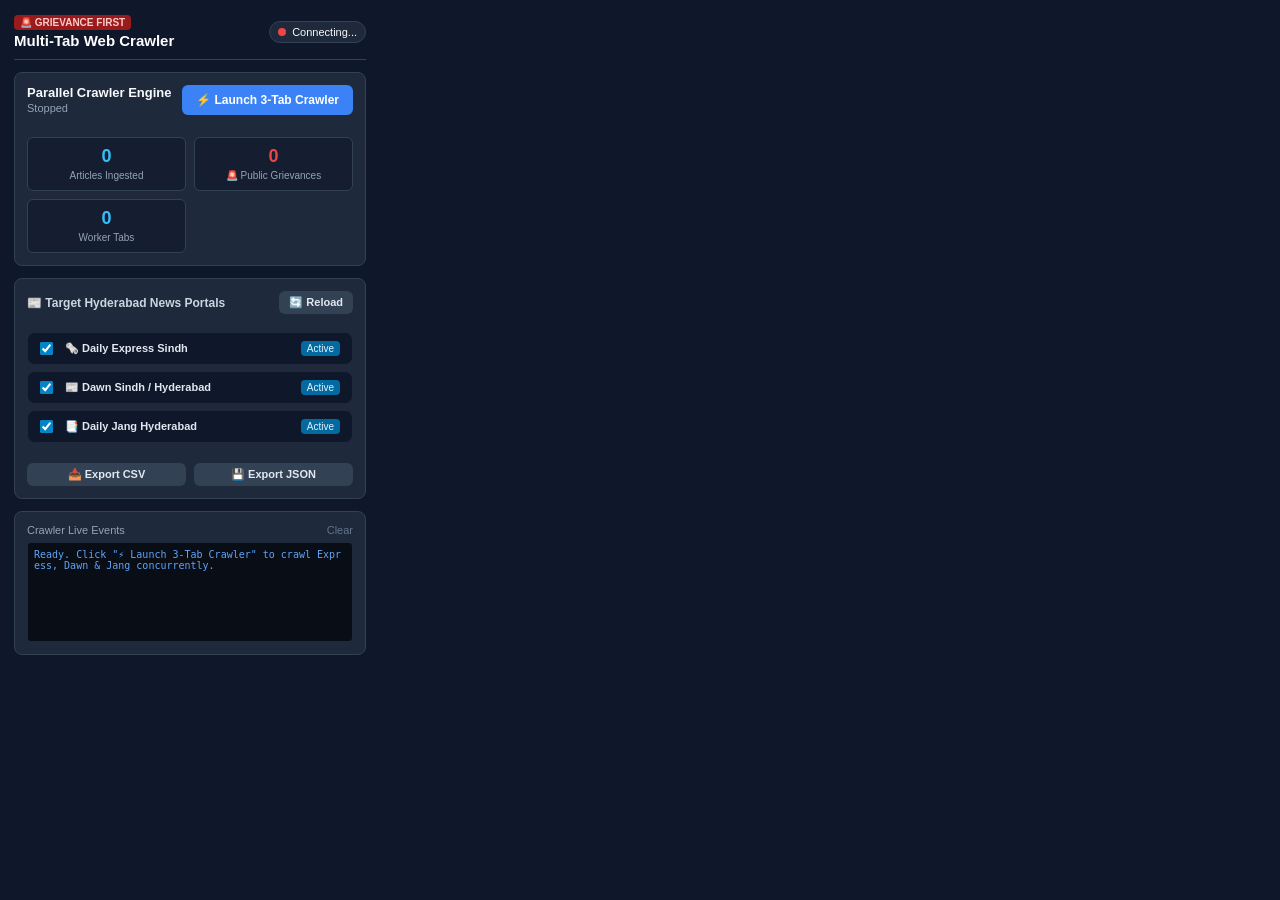
<file: extensions/bihar_news_scraper/popup.html>
<!DOCTYPE html>
<html lang="en">
<head>
  <meta charset="UTF-8">
  <title>Hyderabad News Multi-Tab Grievance Crawler</title>
  <link rel="stylesheet" href="popup.css">
  <style>
    .portal-list {
      display: flex;
      flex-direction: column;
      gap: 6px;
      margin-top: 8px;
    }
    .portal-item {
      display: flex;
      align-items: center;
      justify-content: space-between;
      background: #0f172a;
      padding: 8px 12px;
      border-radius: 8px;
      border: 1px solid #1e293b;
      font-size: 11px;
    }
    .portal-name {
      font-weight: 600;
      color: #e2e8f0;
      display: flex;
      align-items: center;
      gap: 6px;
    }
    .portal-badge {
      font-size: 10px;
      padding: 2px 6px;
      border-radius: 4px;
      background: #0369a1;
      color: #e0f2fe;
    }
    .grievance-highlight {
      color: #ef4444 !important;
      font-weight: 700 !important;
    }
  </style>
</head>
<body>
  <div class="popup-container">
    <header class="header">
      <div class="header-left">
        <span class="badge-tag" style="background: #991b1b; color: #fecaca;">🚨 GRIEVANCE FIRST</span>
        <h2>Multi-Tab Web Crawler</h2>
      </div>
      <div class="status-indicator" id="wsStatus">
        <span class="dot"></span>
        <span id="wsStatusText">Connecting...</span>
      </div>
    </header>

    <!-- Master Controls -->
    <div class="card control-card">
      <div class="toggle-row">
        <div>
          <span class="label-title">Parallel Crawler Engine</span>
          <span class="label-sub" id="scrapeStateLabel">Stopped</span>
        </div>
        <button id="toggleScrapeBtn" class="btn btn-primary">⚡ Launch 3-Tab Crawler</button>
      </div>

      <div class="stats-grid" style="margin-top: 12px;">
        <div class="stat-box">
          <span class="stat-num" id="totalScrapedCount">0</span>
          <span class="stat-name">Articles Ingested</span>
        </div>
        <div class="stat-box">
          <span class="stat-num grievance-highlight" id="totalGrievanceCount">0</span>
          <span class="stat-name">🚨 Public Grievances</span>
        </div>
        <div class="stat-box">
          <span class="stat-num" id="activeTabsCount">0</span>
          <span class="stat-name">Worker Tabs</span>
        </div>
      </div>
    </div>

    <!-- Multi-Website Portal Matrix -->
    <div class="card test-card">
      <div class="card-header" style="display: flex; align-items: center; justify-content: space-between;">
        <h3>📰 Target Hyderabad News Portals</h3>
        <button id="reloadExtBtn" class="btn btn-secondary btn-sm" title="Reload extension to apply latest code updates">🔄 Reload</button>
      </div>
      <div class="portal-list">
        <div class="portal-item">
          <label class="portal-name">
            <input type="checkbox" id="chkExpress" checked style="accent-color: #0284c7; margin-right: 6px;">
            🗞️ Daily Express Sindh
          </label>
          <span class="portal-badge" id="badgeExpress">Active</span>
        </div>
        <div class="portal-item">
          <label class="portal-name">
            <input type="checkbox" id="chkDawn" checked style="accent-color: #0284c7; margin-right: 6px;">
            📰 Dawn Sindh / Hyderabad
          </label>
          <span class="portal-badge" id="badgeDawn">Active</span>
        </div>
        <div class="portal-item">
          <label class="portal-name">
            <input type="checkbox" id="chkJang" checked style="accent-color: #0284c7; margin-right: 6px;">
            📑 Daily Jang Hyderabad
          </label>
          <span class="portal-badge" id="badgeJang">Active</span>
        </div>
      </div>
      <div style="display: flex; gap: 8px; margin-top: 10px;">
        <button id="exportCsvBtn" class="btn btn-secondary btn-sm" style="flex: 1;">📥 Export CSV</button>
        <button id="exportJsonBtn" class="btn btn-secondary btn-sm" style="flex: 1;">💾 Export JSON</button>
      </div>
    </div>

    <!-- Extension Logs -->
    <div class="card logs-card">
      <div class="logs-header">
        <span>Crawler Live Events</span>
        <span class="logs-clear" id="clearLogsBtn">Clear</span>
      </div>
      <div class="logs-console" id="logsConsole">
        <div class="log-line info">Ready. Click "⚡ Launch 3-Tab Crawler" to crawl Express, Dawn & Jang concurrently.</div>
      </div>
    </div>
  </div>

  <script src="popup.js"></script>
</body>
</html>
</file>
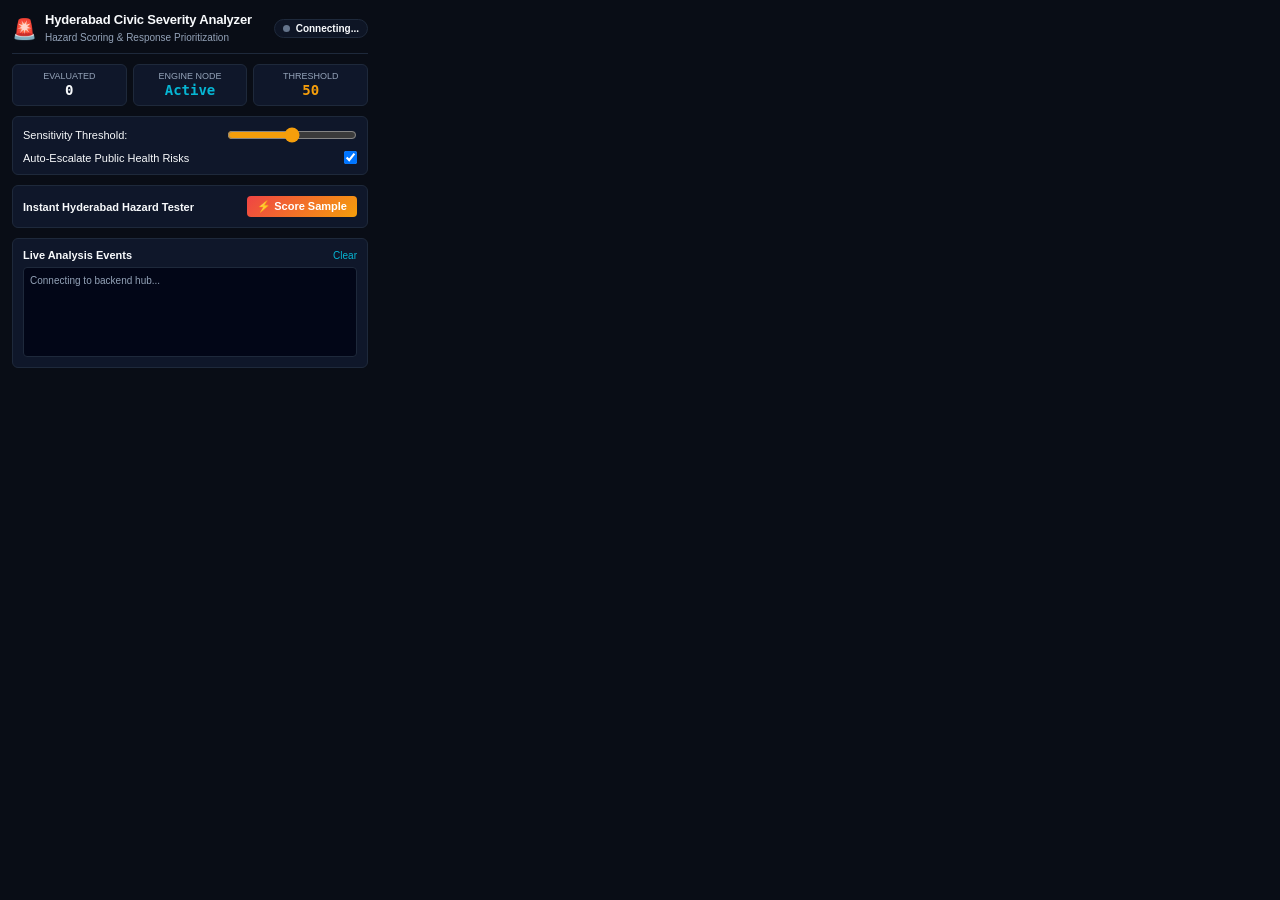
<file: extensions/civic_severity_scorer/popup.html>
<!DOCTYPE html>
<html lang="en">
<head>
  <meta charset="UTF-8">
  <title>Civic Priority & Severity Analyzer</title>
  <link rel="stylesheet" href="popup.css">
</head>
<body>
  <div class="popup-container">
    <!-- Header -->
    <header class="header">
      <div class="brand">
        <span class="icon">🚨</span>
        <div>
          <h2>Hyderabad Civic Severity Analyzer</h2>
          <span class="subtitle">Hazard Scoring & Response Prioritization</span>
        </div>
      </div>
      <div class="status-indicator">
        <span class="status-dot" id="wsStatus"></span>
        <span class="status-text" id="wsStatusText">Connecting...</span>
      </div>
    </header>

    <!-- Metrics Bar -->
    <div class="metrics-grid">
      <div class="metric-card">
        <span class="metric-label">Evaluated</span>
        <span class="metric-value" id="totalScoredCount">0</span>
      </div>
      <div class="metric-card">
        <span class="metric-label">Engine Node</span>
        <span class="metric-value text-accent">Active</span>
      </div>
      <div class="metric-card">
        <span class="metric-label">Threshold</span>
        <span class="metric-value text-warning" id="thresholdValue">50</span>
      </div>
    </div>

    <!-- Controls -->
    <section class="controls-card">
      <div class="control-row">
        <label for="thresholdSlider">Sensitivity Threshold:</label>
        <input type="range" id="thresholdSlider" min="10" max="90" value="50">
      </div>
      <div class="control-row" style="margin-top: 8px;">
        <label for="autoHealthToggle" style="font-size: 11px;">Auto-Escalate Public Health Risks</label>
        <input type="checkbox" id="autoHealthToggle" checked>
      </div>
    </section>

    <!-- Standalone Test Box -->
    <section class="test-card">
      <div class="test-header">
        <span>Instant Hyderabad Hazard Tester</span>
        <button id="runSampleScoreBtn" class="btn btn-primary btn-sm">⚡ Score Sample</button>
      </div>
      <div id="testOutputBox" class="test-output hidden">
        <div class="score-banner">
          <div class="score-circle" id="scoreCircle">88</div>
          <div class="score-details">
            <span class="badge" id="priorityBadge">CRITICAL_DISASTER</span>
            <span class="category-text" id="categoryText">INFRASTRUCTURE_HAZARD</span>
          </div>
        </div>
        <div class="recs-box">
          <strong>Recommended Mitigation:</strong>
          <ul id="recommendationsList"></ul>
        </div>
      </div>
    </section>

    <!-- Console Logs -->
    <section class="logs-card">
      <div class="logs-header">
        <span>Live Analysis Events</span>
        <button id="clearLogsBtn" class="btn-link">Clear</button>
      </div>
      <div class="logs-console" id="logsConsole">
        <div class="log-line info">Connecting to backend hub...</div>
      </div>
    </section>
  </div>

  <script src="popup.js"></script>
</body>
</html>
</file>
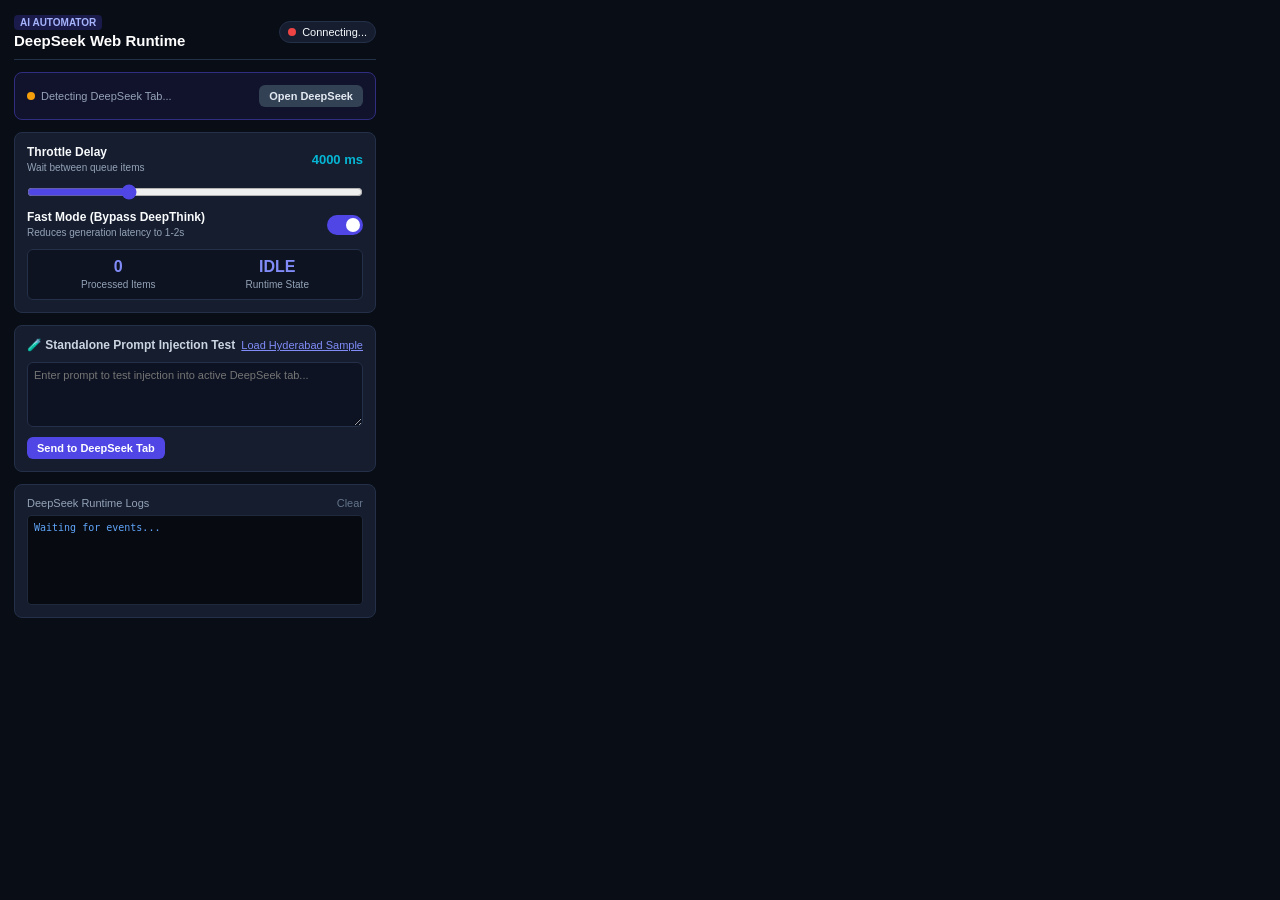
<file: extensions/deepseek_automator/popup.html>
<!DOCTYPE html>
<html lang="en">
<head>
  <meta charset="UTF-8">
  <title>DeepSeek AI Automator</title>
  <link rel="stylesheet" href="popup.css">
</head>
<body>
  <div class="popup-container">
    <header class="header">
      <div class="header-left">
        <span class="badge-tag">AI AUTOMATOR</span>
        <h2>DeepSeek Web Runtime</h2>
      </div>
      <div class="status-indicator" id="wsStatus">
        <span class="dot"></span>
        <span id="wsStatusText">Connecting...</span>
      </div>
    </header>

    <!-- DeepSeek Tab Status Banner -->
    <div class="card tab-card" id="tabStatusCard">
      <div class="tab-status-row">
        <div class="tab-indicator" id="tabIndicator">
          <span class="dot-tab"></span>
          <span id="tabStatusLabel">Detecting DeepSeek Tab...</span>
        </div>
        <button id="openDeepSeekBtn" class="btn btn-secondary btn-sm">Open DeepSeek</button>
      </div>
    </div>

    <!-- Processing Settings -->
    <div class="card control-card">
      <div class="setting-row">
        <div class="label-group">
          <span class="label-title">Throttle Delay</span>
          <span class="label-sub">Wait between queue items</span>
        </div>
        <span id="throttleValue" class="highlight-val">4000 ms</span>
      </div>
      <input type="range" id="throttleSlider" min="1500" max="10000" step="500" value="4000">

      <div class="setting-toggle-row">
        <div>
          <span class="label-title">Fast Mode (Bypass DeepThink)</span>
          <span class="label-sub">Reduces generation latency to 1-2s</span>
        </div>
        <label class="switch">
          <input type="checkbox" id="disableDeepThinkToggle" checked>
          <span class="slider-toggle"></span>
        </label>
      </div>

      <div class="stats-row">
        <div class="stat-item">
          <span class="num" id="totalProcessedCount">0</span>
          <span class="lbl">Processed Items</span>
        </div>
        <div class="stat-item">
          <span class="num" id="aiStatusState">IDLE</span>
          <span class="lbl">Runtime State</span>
        </div>
      </div>
    </div>

    <!-- Standalone Test Box -->
    <div class="card test-card">
      <div class="card-header">
        <h3>🧪 Standalone Prompt Injection Test</h3>
        <button id="loadSamplePromptBtn" class="btn-link">Load Hyderabad Sample</button>
      </div>
      <textarea id="testPromptInput" placeholder="Enter prompt to test injection into active DeepSeek tab..."></textarea>
      <div class="test-action-row">
        <button id="runTestPromptBtn" class="btn btn-primary btn-sm">Send to DeepSeek Tab</button>
        <span id="testTimerLabel" class="timer-label"></span>
      </div>
      <div id="testOutputContainer" class="test-output hidden">
        <span class="output-title">DeepSeek Output:</span>
        <pre id="testOutputPre"></pre>
      </div>
    </div>

    <!-- Logs -->
    <div class="card logs-card">
      <div class="logs-header">
        <span>DeepSeek Runtime Logs</span>
        <span class="logs-clear" id="clearLogsBtn">Clear</span>
      </div>
      <div class="logs-console" id="logsConsole">
        <div class="log-line info">Waiting for events...</div>
      </div>
    </div>
  </div>

  <script src="popup.js"></script>
</body>
</html>
</file>
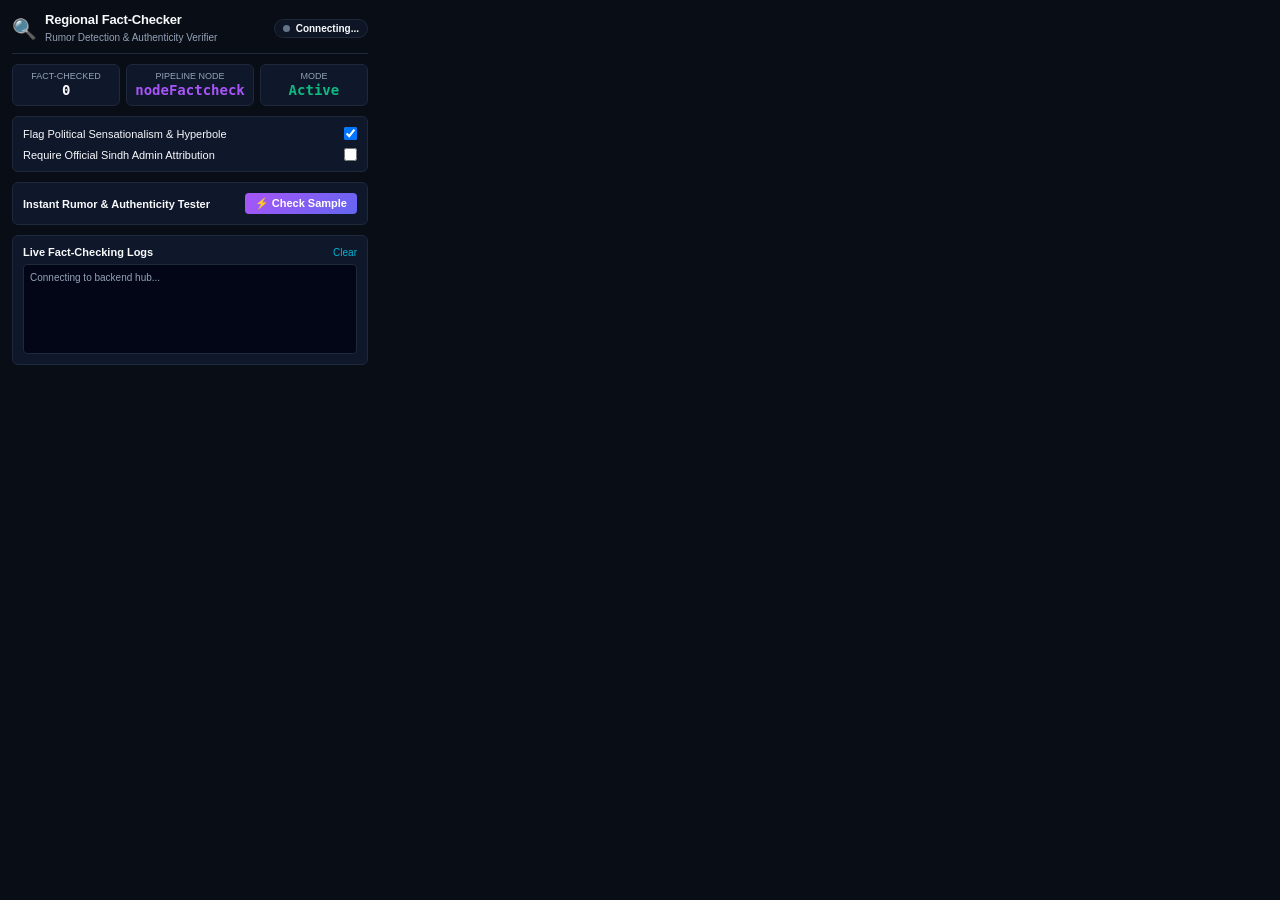
<file: extensions/regional_fact_checker/popup.html>
<!DOCTYPE html>
<html lang="en">
<head>
  <meta charset="UTF-8">
  <title>Regional Fact-Checker & Authenticity Ext</title>
  <link rel="stylesheet" href="popup.css">
</head>
<body>
  <div class="popup-container">
    <!-- Header -->
    <header class="header">
      <div class="brand">
        <span class="icon">🔍</span>
        <div>
          <h2>Regional Fact-Checker</h2>
          <span class="subtitle">Rumor Detection & Authenticity Verifier</span>
        </div>
      </div>
      <div class="status-indicator">
        <span class="status-dot" id="wsStatus"></span>
        <span class="status-text" id="wsStatusText">Connecting...</span>
      </div>
    </header>

    <!-- Metrics Bar -->
    <div class="metrics-grid">
      <div class="metric-card">
        <span class="metric-label">Fact-Checked</span>
        <span class="metric-value" id="totalCheckedCount">0</span>
      </div>
      <div class="metric-card">
        <span class="metric-label">Pipeline Node</span>
        <span class="metric-value text-accent">nodeFactcheck</span>
      </div>
      <div class="metric-card">
        <span class="metric-label">Mode</span>
        <span class="metric-value text-emerald">Active</span>
      </div>
    </div>

    <!-- Controls -->
    <section class="controls-card">
      <div class="control-row">
        <label for="flagClickbaitToggle">Flag Political Sensationalism & Hyperbole</label>
        <input type="checkbox" id="flagClickbaitToggle" checked>
      </div>
      <div class="control-row" style="margin-top: 8px;">
        <label for="strictOfficialToggle">Require Official Sindh Admin Attribution</label>
        <input type="checkbox" id="strictOfficialToggle">
      </div>
    </section>

    <!-- Standalone Test Box -->
    <section class="test-card">
      <div class="test-header">
        <span>Instant Rumor & Authenticity Tester</span>
        <button id="runFactcheckTestBtn" class="btn btn-primary btn-sm">⚡ Check Sample</button>
      </div>
      <div id="testOutputBox" class="test-output hidden">
        <div class="verdict-banner">
          <div class="score-pill" id="credibilityPill">Score: 45</div>
          <span class="badge" id="verdictBadge">UNVERIFIED_RUMOR</span>
        </div>
        <p class="notes-text" id="verificationNotes">Lacks official administrative confirmation.</p>
      </div>
    </section>

    <!-- Console Logs -->
    <section class="logs-card">
      <div class="logs-header">
        <span>Live Fact-Checking Logs</span>
        <button id="clearLogsBtn" class="btn-link">Clear</button>
      </div>
      <div class="logs-console" id="logsConsole">
        <div class="log-line info">Connecting to backend hub...</div>
      </div>
    </section>
  </div>

  <script src="popup.js"></script>
</body>
</html>
</file>
<file: extensions/bihar_news_scraper/popup.css>
:root {
  --bg-dark: #0f172a;
  --card-bg: #1e293b;
  --card-border: #334155;
  --primary: #3b82f6;
  --primary-hover: #2563eb;
  --accent-green: #10b981;
  --accent-amber: #f59e0b;
  --accent-red: #ef4444;
  --text-main: #f8fafc;
  --text-muted: #94a3b8;
  --font-family: -apple-system, BlinkMacSystemFont, "Segoe UI", Roboto, sans-serif;
}

* {
  box-sizing: border-box;
  margin: 0;
  padding: 0;
}

body {
  width: 380px;
  background-color: var(--bg-dark);
  color: var(--text-main);
  font-family: var(--font-family);
  font-size: 13px;
  user-select: none;
}

.popup-container {
  padding: 14px;
  display: flex;
  flex-direction: column;
  gap: 12px;
}

.header {
  display: flex;
  justify-content: space-between;
  align-items: center;
  border-bottom: 1px solid var(--card-border);
  padding-bottom: 10px;
}

.badge-tag {
  display: inline-block;
  background: rgba(59, 130, 246, 0.2);
  color: #60a5fa;
  font-size: 10px;
  font-weight: 700;
  padding: 2px 6px;
  border-radius: 4px;
  margin-bottom: 2px;
}

.header h2 {
  font-size: 15px;
  font-weight: 600;
  color: #fff;
}

.status-indicator {
  display: flex;
  align-items: center;
  gap: 6px;
  font-size: 11px;
  padding: 4px 8px;
  background: #1e293b;
  border-radius: 12px;
  border: 1px solid var(--card-border);
}

.status-indicator .dot {
  width: 8px;
  height: 8px;
  border-radius: 50%;
  background-color: var(--accent-red);
}

.status-indicator.connected .dot {
  background-color: var(--accent-green);
  box-shadow: 0 0 8px rgba(16, 185, 129, 0.6);
}

.status-indicator.connected {
  border-color: rgba(16, 185, 129, 0.4);
}

.card {
  background: var(--card-bg);
  border: 1px solid var(--card-border);
  border-radius: 8px;
  padding: 12px;
  display: flex;
  flex-direction: column;
  gap: 10px;
}

.toggle-row {
  display: flex;
  justify-content: space-between;
  align-items: center;
}

.label-title {
  display: block;
  font-weight: 600;
  font-size: 13px;
}

.label-sub {
  font-size: 11px;
  color: var(--text-muted);
}

.btn {
  cursor: pointer;
  border: none;
  border-radius: 6px;
  font-weight: 600;
  padding: 8px 14px;
  transition: all 0.2s ease;
  font-size: 12px;
}

.btn-primary {
  background: var(--primary);
  color: white;
}

.btn-primary:hover {
  background: var(--primary-hover);
}

.btn-primary.running {
  background: var(--accent-amber);
  color: #111;
}

.btn-secondary {
  background: #334155;
  color: #e2e8f0;
}

.btn-secondary:hover {
  background: #475569;
}

.btn-sm {
  padding: 5px 10px;
  font-size: 11px;
}

.slider-row {
  display: flex;
  flex-direction: column;
  gap: 4px;
}

.slider-header {
  display: flex;
  justify-content: space-between;
  font-size: 11px;
  color: var(--text-muted);
}

.highlight-val {
  color: #60a5fa;
  font-weight: bold;
}

input[type="range"] {
  width: 100%;
  accent-color: var(--primary);
  cursor: pointer;
}

.stats-grid {
  display: grid;
  grid-template-columns: 1fr 1fr;
  gap: 8px;
  margin-top: 4px;
}

.stat-box {
  background: rgba(15, 23, 42, 0.6);
  border: 1px solid var(--card-border);
  border-radius: 6px;
  padding: 8px;
  text-align: center;
}

.stat-num {
  display: block;
  font-size: 18px;
  font-weight: 700;
  color: #38bdf8;
}

.stat-name {
  font-size: 10px;
  color: var(--text-muted);
}

.card-header {
  display: flex;
  justify-content: space-between;
  align-items: center;
}

.card-header h3 {
  font-size: 12px;
  font-weight: 600;
  color: #cbd5e1;
}

.test-result {
  background: rgba(15, 23, 42, 0.8);
  border: 1px solid var(--card-border);
  border-radius: 6px;
  padding: 10px;
  display: flex;
  flex-direction: column;
  gap: 6px;
}

.test-result.hidden {
  display: none;
}

.preview-media {
  position: relative;
  width: 100%;
  height: 110px;
  border-radius: 4px;
  overflow: hidden;
  background: #000;
}

.preview-media img {
  width: 100%;
  height: 100%;
  object-fit: cover;
}

.img-badge {
  position: absolute;
  top: 6px;
  right: 6px;
  background: rgba(0, 0, 0, 0.75);
  font-size: 9px;
  padding: 2px 6px;
  border-radius: 3px;
  color: #38bdf8;
  font-family: monospace;
}

.test-title {
  font-size: 12px;
  font-weight: 600;
  line-height: 1.3;
}

.test-snippet {
  font-size: 11px;
  color: var(--text-muted);
  line-height: 1.3;
  display: -webkit-box;
  -webkit-line-clamp: 2;
  -webkit-box-orient: vertical;
  overflow: hidden;
}

.test-meta {
  display: flex;
  gap: 6px;
}

.tag {
  background: #334155;
  color: #94a3b8;
  font-size: 9px;
  padding: 2px 6px;
  border-radius: 3px;
}

.logs-card {
  gap: 6px;
}

.logs-header {
  display: flex;
  justify-content: space-between;
  font-size: 11px;
  color: var(--text-muted);
}

.logs-clear {
  cursor: pointer;
  color: #64748b;
}

.logs-clear:hover {
  color: #cbd5e1;
}

.logs-console {
  height: 100px;
  background: #090d16;
  border: 1px solid #1e293b;
  border-radius: 4px;
  padding: 6px;
  font-family: monospace;
  font-size: 10px;
  overflow-y: auto;
  display: flex;
  flex-direction: column;
  gap: 4px;
}

.log-line {
  color: #94a3b8;
  word-break: break-all;
}

.log-line.info { color: #60a5fa; }
.log-line.success { color: #34d399; }
.log-line.warn { color: #fbbf24; }
.log-line.error { color: #f87171; }
</file>
<file: extensions/civic_severity_scorer/popup.css>
:root {
  --bg-dark: #090d16;
  --bg-card: #0f172a;
  --border-color: #1e293b;
  --accent-red: #ef4444;
  --accent-amber: #f59e0b;
  --accent-cyan: #06b6d4;
  --accent-emerald: #10b981;
  --text-main: #f8fafc;
  --text-muted: #94a3b8;
  --font-mono: "Fira Code", monospace;
}

* {
  box-sizing: border-box;
  margin: 0;
  padding: 0;
  font-family: -apple-system, BlinkMacSystemFont, "Segoe UI", Roboto, sans-serif;
}

body {
  width: 380px;
  background-color: var(--bg-dark);
  color: var(--text-main);
  padding: 12px;
}

.popup-container {
  display: flex;
  flex-direction: column;
  gap: 10px;
}

.header {
  display: flex;
  justify-content: space-between;
  align-items: center;
  border-bottom: 1px solid var(--border-color);
  padding-bottom: 8px;
}

.brand {
  display: flex;
  align-items: center;
  gap: 8px;
}

.icon {
  font-size: 20px;
}

h2 {
  font-size: 13px;
  font-weight: 700;
  letter-spacing: -0.2px;
}

.subtitle {
  font-size: 10px;
  color: var(--text-muted);
}

.status-indicator {
  display: flex;
  align-items: center;
  gap: 6px;
  background: rgba(15, 23, 42, 0.8);
  border: 1px solid var(--border-color);
  padding: 3px 8px;
  border-radius: 12px;
}

.status-dot {
  width: 7px;
  height: 7px;
  border-radius: 50%;
  background-color: #64748b;
}

.status-dot.connected {
  background-color: var(--accent-emerald);
  box-shadow: 0 0 6px var(--accent-emerald);
}

.status-text {
  font-size: 10px;
  font-weight: 600;
}

.metrics-grid {
  display: grid;
  grid-template-columns: repeat(3, 1fr);
  gap: 6px;
}

.metric-card {
  background: var(--bg-card);
  border: 1px solid var(--border-color);
  border-radius: 6px;
  padding: 6px 8px;
  text-align: center;
}

.metric-label {
  display: block;
  font-size: 9px;
  color: var(--text-muted);
  text-transform: uppercase;
}

.metric-value {
  font-size: 14px;
  font-weight: 700;
  font-family: var(--font-mono);
}

.text-accent { color: var(--accent-cyan); }
.text-warning { color: var(--accent-amber); }

.controls-card, .test-card, .logs-card {
  background: var(--bg-card);
  border: 1px solid var(--border-color);
  border-radius: 6px;
  padding: 10px;
}

.control-row {
  display: flex;
  justify-content: space-between;
  align-items: center;
  font-size: 11px;
}

input[type="range"] {
  accent-color: var(--accent-amber);
  width: 130px;
}

.test-header {
  display: flex;
  justify-content: space-between;
  align-items: center;
  font-size: 11px;
  font-weight: 600;
}

.btn {
  border: none;
  border-radius: 4px;
  padding: 4px 10px;
  font-size: 11px;
  font-weight: 600;
  cursor: pointer;
  transition: all 0.2s;
}

.btn-primary {
  background: linear-gradient(135deg, #ef4444, #f59e0b);
  color: white;
}

.btn-primary:hover {
  opacity: 0.9;
}

.btn-link {
  background: none;
  border: none;
  color: var(--accent-cyan);
  font-size: 10px;
  cursor: pointer;
}

.test-output {
  margin-top: 8px;
  background: #020617;
  border: 1px solid #334155;
  border-radius: 6px;
  padding: 8px;
}

.test-output.hidden { display: none; }

.score-banner {
  display: flex;
  align-items: center;
  gap: 10px;
  margin-bottom: 6px;
}

.score-circle {
  width: 36px;
  height: 36px;
  border-radius: 50%;
  background: #7f1d1d;
  color: #fca5a5;
  border: 2px solid #ef4444;
  display: flex;
  align-items: center;
  justify-content: center;
  font-size: 16px;
  font-weight: 800;
  font-family: var(--font-mono);
}

.badge {
  display: inline-block;
  background: #ef4444;
  color: white;
  font-size: 9px;
  font-weight: 700;
  padding: 2px 6px;
  border-radius: 3px;
}

.category-text {
  display: block;
  font-size: 10px;
  color: var(--text-muted);
  margin-top: 2px;
}

.recs-box {
  font-size: 10px;
  color: #cbd5e1;
  border-top: 1px dashed #334155;
  padding-top: 6px;
}

.recs-box ul {
  padding-left: 14px;
  margin-top: 4px;
}

.logs-header {
  display: flex;
  justify-content: space-between;
  align-items: center;
  font-size: 11px;
  font-weight: 600;
  margin-bottom: 6px;
}

.logs-console {
  background: #020617;
  border: 1px solid #1e293b;
  border-radius: 4px;
  height: 90px;
  overflow-y: auto;
  padding: 6px;
  font-family: var(--font-mono);
  font-size: 10px;
}

.log-line {
  line-height: 1.4;
  margin-bottom: 2px;
}

.log-line.info { color: #94a3b8; }
.log-line.success { color: var(--accent-emerald); }
.log-line.warn { color: var(--accent-amber); }
.log-line.error { color: var(--accent-red); }
</file>
<file: extensions/deepseek_automator/popup.css>
:root {
  --bg-dark: #090d16;
  --card-bg: #151d2f;
  --card-border: #243048;
  --primary: #4f46e5;
  --primary-hover: #4338ca;
  --accent-cyan: #06b6d4;
  --accent-green: #10b981;
  --accent-amber: #f59e0b;
  --accent-red: #ef4444;
  --text-main: #f8fafc;
  --text-muted: #94a3b8;
  --font-family: -apple-system, BlinkMacSystemFont, "Segoe UI", Roboto, sans-serif;
}

* {
  box-sizing: border-box;
  margin: 0;
  padding: 0;
}

body {
  width: 390px;
  background-color: var(--bg-dark);
  color: var(--text-main);
  font-family: var(--font-family);
  font-size: 13px;
  user-select: none;
}

.popup-container {
  padding: 14px;
  display: flex;
  flex-direction: column;
  gap: 12px;
}

.header {
  display: flex;
  justify-content: space-between;
  align-items: center;
  border-bottom: 1px solid var(--card-border);
  padding-bottom: 10px;
}

.badge-tag {
  display: inline-block;
  background: rgba(79, 70, 229, 0.25);
  color: #a5b4fc;
  font-size: 10px;
  font-weight: 700;
  padding: 2px 6px;
  border-radius: 4px;
  margin-bottom: 2px;
}

.header h2 {
  font-size: 15px;
  font-weight: 600;
  color: #fff;
}

.status-indicator {
  display: flex;
  align-items: center;
  gap: 6px;
  font-size: 11px;
  padding: 4px 8px;
  background: var(--card-bg);
  border-radius: 12px;
  border: 1px solid var(--card-border);
}

.status-indicator .dot {
  width: 8px;
  height: 8px;
  border-radius: 50%;
  background-color: var(--accent-red);
}

.status-indicator.connected .dot {
  background-color: var(--accent-green);
  box-shadow: 0 0 8px rgba(16, 185, 129, 0.6);
}

.card {
  background: var(--card-bg);
  border: 1px solid var(--card-border);
  border-radius: 8px;
  padding: 12px;
  display: flex;
  flex-direction: column;
  gap: 10px;
}

.tab-card {
  border-color: #312e81;
  background: rgba(30, 27, 75, 0.4);
}

.tab-status-row {
  display: flex;
  justify-content: space-between;
  align-items: center;
}

.tab-indicator {
  display: flex;
  align-items: center;
  gap: 6px;
  font-size: 11px;
  color: var(--text-muted);
}

.dot-tab {
  width: 8px;
  height: 8px;
  border-radius: 50%;
  background: var(--accent-amber);
}

.tab-indicator.active .dot-tab {
  background: var(--accent-green);
  box-shadow: 0 0 6px var(--accent-green);
}

.tab-indicator.active {
  color: #a7f3d0;
  font-weight: 500;
}

.setting-row, .setting-toggle-row {
  display: flex;
  justify-content: space-between;
  align-items: center;
}

.label-title {
  display: block;
  font-weight: 600;
  font-size: 12px;
}

.label-sub {
  font-size: 10px;
  color: var(--text-muted);
}

.highlight-val {
  color: var(--accent-cyan);
  font-weight: bold;
}

input[type="range"] {
  width: 100%;
  accent-color: var(--primary);
  cursor: pointer;
}

.switch {
  position: relative;
  display: inline-block;
  width: 36px;
  height: 20px;
}

.switch input {
  opacity: 0;
  width: 0;
  height: 0;
}

.slider-toggle {
  position: absolute;
  cursor: pointer;
  top: 0; left: 0; right: 0; bottom: 0;
  background-color: #334155;
  transition: .3s;
  border-radius: 20px;
}

.slider-toggle:before {
  position: absolute;
  content: "";
  height: 14px;
  width: 14px;
  left: 3px;
  bottom: 3px;
  background-color: white;
  transition: .3s;
  border-radius: 50%;
}

input:checked + .slider-toggle {
  background-color: var(--primary);
}

input:checked + .slider-toggle:before {
  transform: translateX(16px);
}

.stats-row {
  display: flex;
  justify-content: space-around;
  background: rgba(10, 15, 26, 0.7);
  padding: 8px;
  border-radius: 6px;
  border: 1px solid var(--card-border);
}

.stat-item {
  text-align: center;
}

.stat-item .num {
  display: block;
  font-size: 16px;
  font-weight: 700;
  color: #818cf8;
}

.stat-item .lbl {
  font-size: 10px;
  color: var(--text-muted);
}

.card-header {
  display: flex;
  justify-content: space-between;
  align-items: center;
}

.card-header h3 {
  font-size: 12px;
  font-weight: 600;
  color: #cbd5e1;
}

.btn-link {
  background: none;
  border: none;
  color: #818cf8;
  font-size: 11px;
  cursor: pointer;
  text-decoration: underline;
}

textarea {
  width: 100%;
  height: 65px;
  background: #0d1322;
  border: 1px solid var(--card-border);
  border-radius: 6px;
  color: #fff;
  padding: 6px;
  font-family: var(--font-family);
  font-size: 11px;
  resize: vertical;
}

textarea:focus {
  outline: none;
  border-color: var(--primary);
}

.test-action-row {
  display: flex;
  justify-content: space-between;
  align-items: center;
}

.timer-label {
  font-size: 11px;
  color: #60a5fa;
  font-family: monospace;
}

.test-output {
  background: #080c14;
  border: 1px solid #1e293b;
  border-radius: 4px;
  padding: 8px;
  max-height: 120px;
  overflow-y: auto;
  font-family: monospace;
  font-size: 10px;
}

.test-output.hidden {
  display: none;
}

.output-title {
  display: block;
  color: #38bdf8;
  margin-bottom: 4px;
  font-weight: 600;
}

pre {
  white-space: pre-wrap;
  word-break: break-all;
  color: #a5f3fc;
}

.btn {
  cursor: pointer;
  border: none;
  border-radius: 6px;
  font-weight: 600;
  padding: 8px 12px;
  font-size: 12px;
  transition: all 0.2s;
}

.btn-primary {
  background: var(--primary);
  color: white;
}

.btn-primary:hover {
  background: var(--primary-hover);
}

.btn-secondary {
  background: #334155;
  color: #e2e8f0;
}

.btn-secondary:hover {
  background: #475569;
}

.btn-sm {
  padding: 5px 10px;
  font-size: 11px;
}

.logs-card {
  gap: 6px;
}

.logs-header {
  display: flex;
  justify-content: space-between;
  font-size: 11px;
  color: var(--text-muted);
}

.logs-clear {
  cursor: pointer;
  color: #64748b;
}

.logs-clear:hover {
  color: #cbd5e1;
}

.logs-console {
  height: 90px;
  background: #070a10;
  border: 1px solid #1e293b;
  border-radius: 4px;
  padding: 6px;
  font-family: monospace;
  font-size: 10px;
  overflow-y: auto;
  display: flex;
  flex-direction: column;
  gap: 3px;
}

.log-line {
  color: #94a3b8;
  word-break: break-all;
}

.log-line.info { color: #60a5fa; }
.log-line.success { color: #34d399; }
.log-line.warn { color: #fbbf24; }
.log-line.error { color: #f87171; }
</file>
<file: extensions/regional_fact_checker/popup.css>
:root {
  --bg-dark: #090d16;
  --bg-card: #0f172a;
  --border-color: #1e293b;
  --accent-purple: #a855f7;
  --accent-cyan: #06b6d4;
  --accent-amber: #f59e0b;
  --accent-emerald: #10b981;
  --accent-red: #ef4444;
  --text-main: #f8fafc;
  --text-muted: #94a3b8;
  --font-mono: "Fira Code", monospace;
}

* {
  box-sizing: border-box;
  margin: 0;
  padding: 0;
  font-family: -apple-system, BlinkMacSystemFont, "Segoe UI", Roboto, sans-serif;
}

body {
  width: 380px;
  background-color: var(--bg-dark);
  color: var(--text-main);
  padding: 12px;
}

.popup-container {
  display: flex;
  flex-direction: column;
  gap: 10px;
}

.header {
  display: flex;
  justify-content: space-between;
  align-items: center;
  border-bottom: 1px solid var(--border-color);
  padding-bottom: 8px;
}

.brand {
  display: flex;
  align-items: center;
  gap: 8px;
}

.icon {
  font-size: 20px;
}

h2 {
  font-size: 13px;
  font-weight: 700;
  letter-spacing: -0.2px;
}

.subtitle {
  font-size: 10px;
  color: var(--text-muted);
}

.status-indicator {
  display: flex;
  align-items: center;
  gap: 6px;
  background: rgba(15, 23, 42, 0.8);
  border: 1px solid var(--border-color);
  padding: 3px 8px;
  border-radius: 12px;
}

.status-dot {
  width: 7px;
  height: 7px;
  border-radius: 50%;
  background-color: #64748b;
}

.status-dot.connected {
  background-color: var(--accent-emerald);
  box-shadow: 0 0 6px var(--accent-emerald);
}

.status-text {
  font-size: 10px;
  font-weight: 600;
}

.metrics-grid {
  display: grid;
  grid-template-columns: repeat(3, 1fr);
  gap: 6px;
}

.metric-card {
  background: var(--bg-card);
  border: 1px solid var(--border-color);
  border-radius: 6px;
  padding: 6px 8px;
  text-align: center;
}

.metric-label {
  display: block;
  font-size: 9px;
  color: var(--text-muted);
  text-transform: uppercase;
}

.metric-value {
  font-size: 14px;
  font-weight: 700;
  font-family: var(--font-mono);
}

.text-accent { color: var(--accent-purple); }
.text-emerald { color: var(--accent-emerald); }

.controls-card, .test-card, .logs-card {
  background: var(--bg-card);
  border: 1px solid var(--border-color);
  border-radius: 6px;
  padding: 10px;
}

.control-row {
  display: flex;
  justify-content: space-between;
  align-items: center;
  font-size: 11px;
}

.test-header {
  display: flex;
  justify-content: space-between;
  align-items: center;
  font-size: 11px;
  font-weight: 600;
}

.btn {
  border: none;
  border-radius: 4px;
  padding: 4px 10px;
  font-size: 11px;
  font-weight: 600;
  cursor: pointer;
}

.btn-primary {
  background: linear-gradient(135deg, #a855f7, #6366f1);
  color: white;
}

.btn-link {
  background: none;
  border: none;
  color: var(--accent-cyan);
  font-size: 10px;
  cursor: pointer;
}

.test-output {
  margin-top: 8px;
  background: #020617;
  border: 1px solid #334155;
  border-radius: 6px;
  padding: 8px;
}

.test-output.hidden { display: none; }

.verdict-banner {
  display: flex;
  align-items: center;
  gap: 8px;
  margin-bottom: 6px;
}

.score-pill {
  background: #1e1b4b;
  color: #c7d2fe;
  border: 1px solid #6366f1;
  font-size: 10px;
  font-weight: 700;
  padding: 2px 6px;
  border-radius: 4px;
  font-family: var(--font-mono);
}

.badge {
  display: inline-block;
  background: #f59e0b;
  color: black;
  font-size: 9px;
  font-weight: 800;
  padding: 2px 6px;
  border-radius: 3px;
}

.notes-text {
  font-size: 10px;
  color: #cbd5e1;
  line-height: 1.4;
}

.logs-header {
  display: flex;
  justify-content: space-between;
  align-items: center;
  font-size: 11px;
  font-weight: 600;
  margin-bottom: 6px;
}

.logs-console {
  background: #020617;
  border: 1px solid #1e293b;
  border-radius: 4px;
  height: 90px;
  overflow-y: auto;
  padding: 6px;
  font-family: var(--font-mono);
  font-size: 10px;
}

.log-line {
  line-height: 1.4;
  margin-bottom: 2px;
}

.log-line.info { color: #94a3b8; }
.log-line.success { color: var(--accent-emerald); }
.log-line.warn { color: var(--accent-amber); }
.log-line.error { color: var(--accent-red); }
</file>
